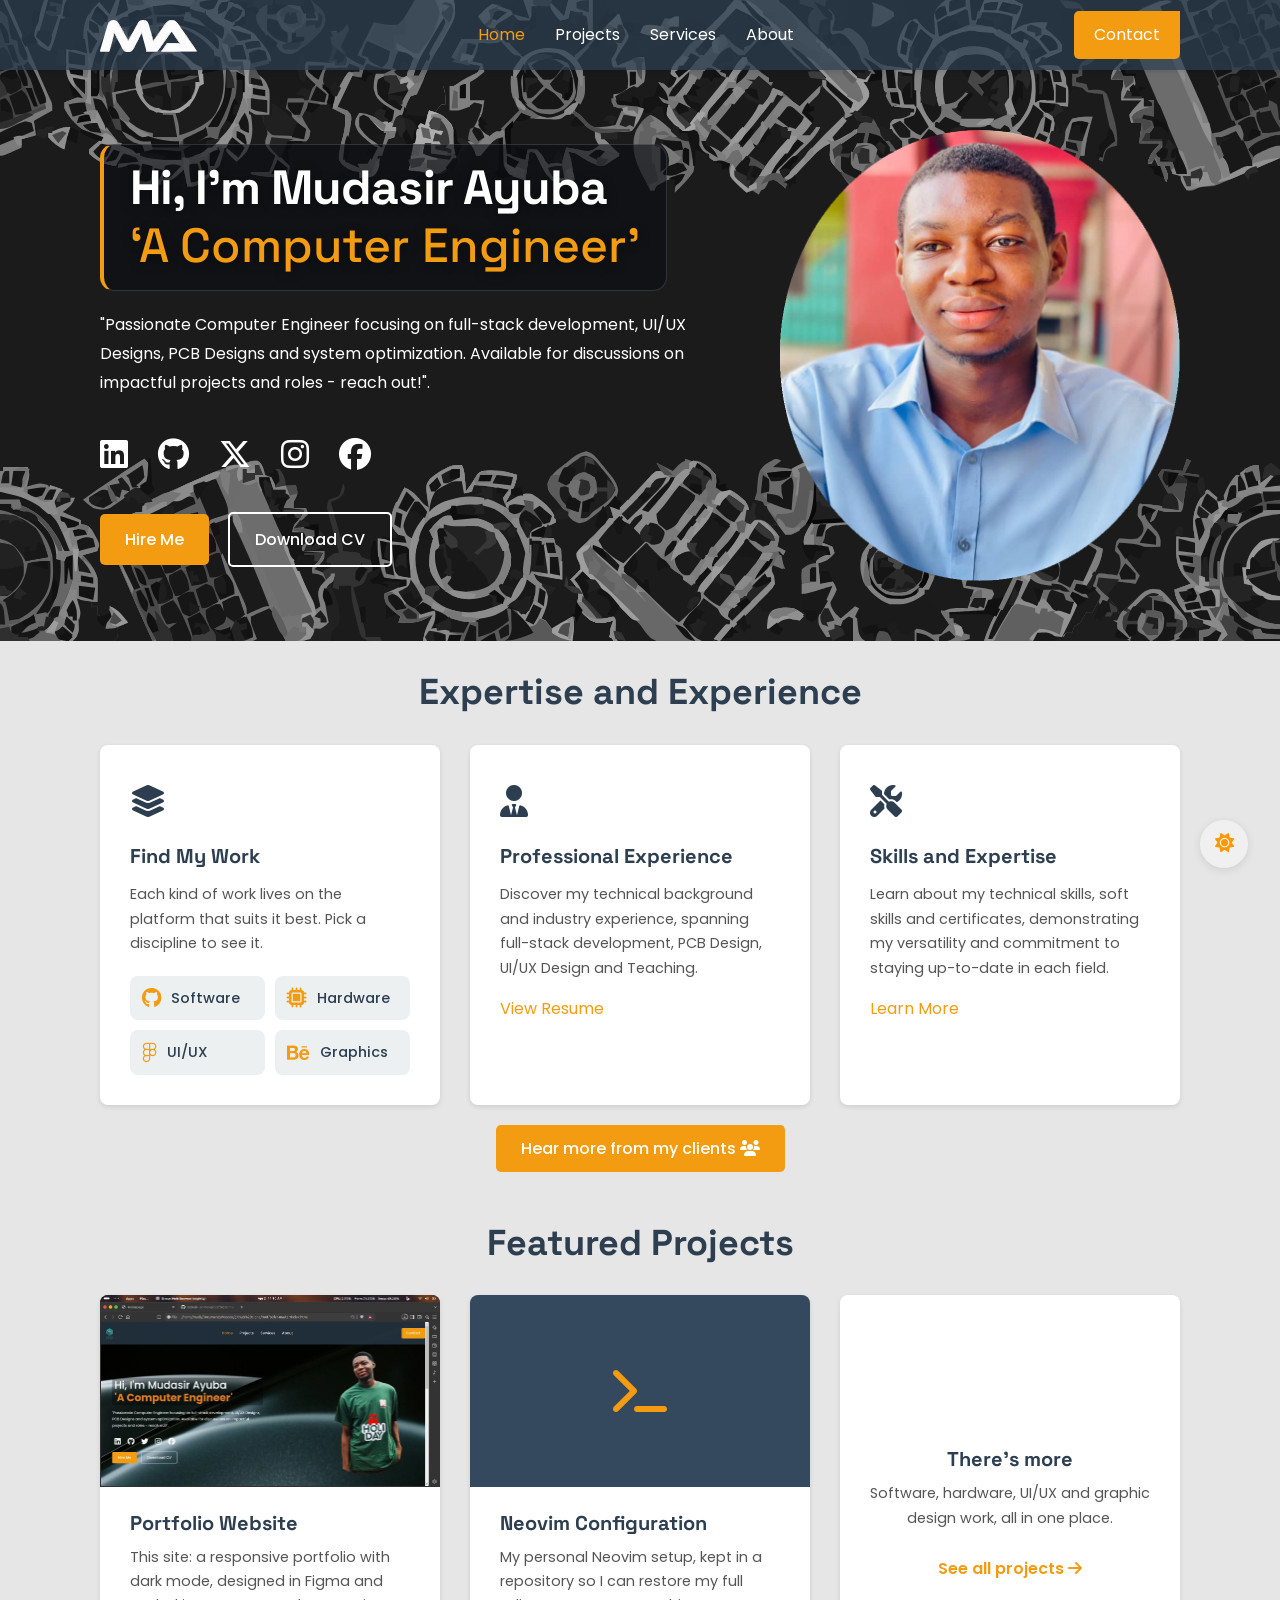
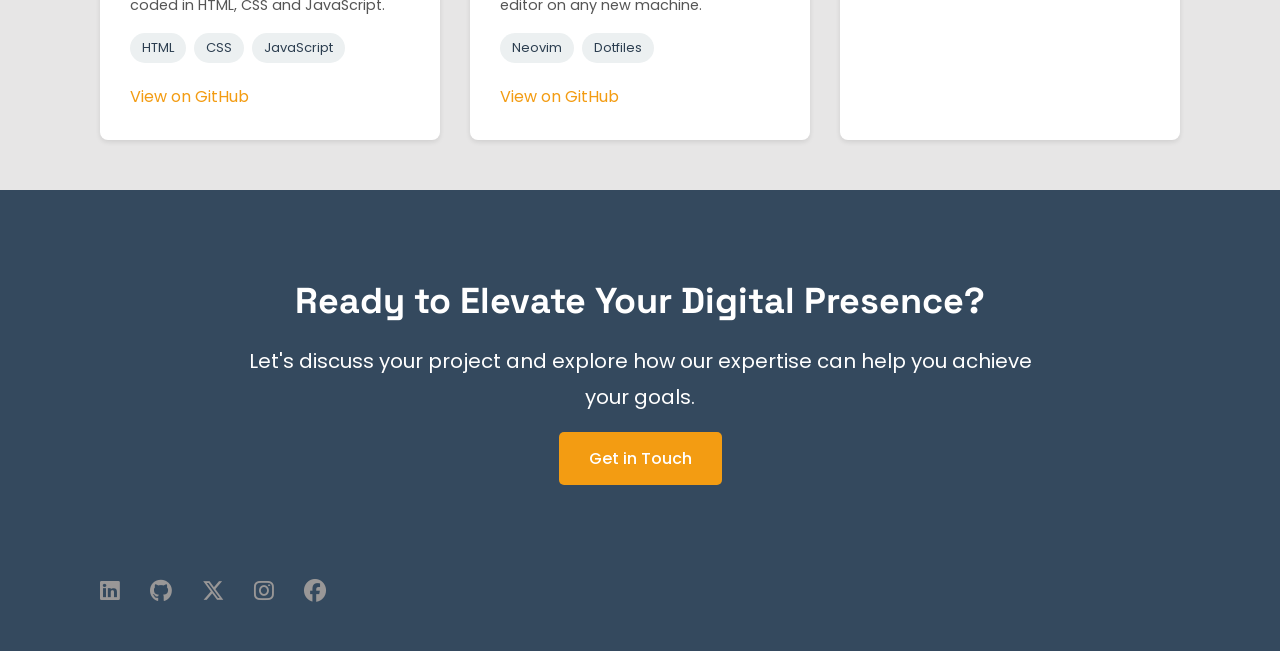
<file: index.html>
<!DOCTYPE html>
<html lang="en">
<head>
    <meta charset="UTF-8">
    <meta name="viewport" content="width=device-width, initial-scale=1.0">
    <title>Mudasir Ayuba | Computer Engineer</title>
    <meta name="description" content="Portfolio of Mudasir Ayuba, a computer engineer working on full-stack development, UI/UX design, PCB design and system optimization.">
    <link rel="icon" type="image/svg+xml" href="assets/images/muda-logo.svg">
    <link rel="stylesheet" href="assets/css/indexstyle.css">
    <link rel="stylesheet" href="https://cdnjs.cloudflare.com/ajax/libs/font-awesome/6.5.1/css/all.min.css">
    <link rel="preconnect" href="https://fonts.googleapis.com">
    <link rel="preconnect" href="https://fonts.gstatic.com" crossorigin>
    <link href="https://fonts.googleapis.com/css2?family=Poppins:wght@400;500;600;700&family=Space+Grotesk:wght@500;700&display=swap" rel="stylesheet">
</head>
<body class="home">
    <header>
        <div class="logo"><a href="index.html" class="logo"><img src="assets/images/muda-logo.svg" alt="MUDA's logo" class="logo"></a></div>
        <nav>
            <ul>
                <li><a href="index.html" class="active" aria-label="Home"><span><i class="fas fa-home"></i></span><p>Home</p></a></li>
                <li><a href="pages/projects.html" aria-label="Projects"><span><i class="fas fa-layer-group"></i></span><p>Projects</p></a></li>
                <li><a href="pages/services.html" aria-label="Services"><span><i class="fas fa-toolbox"></i></span><p>Services</p></a></li>
                <li><a href="pages/about.html" aria-label="About"><span><i class="fas fa-user-circle"></i></span><p>About</p></a></li>
            </ul>
        </nav>
        <div class="contact-button">
            <a href="pages/contact.html" aria-label="Contact"><span><i class="fas fa-phone"></i></span><p>Contact</p></a>
        </div>
    </header>

    <section class="intro">
        <div class="intro-content">
            <h1>Hi, I’m Mudasir Ayuba <br><span>‘A Computer Engineer’</span></h1>
            <p>"Passionate Computer Engineer focusing on full-stack development, UI/UX Designs, PCB Designs and system optimization. 
            Available for discussions on impactful projects and roles - reach out!".</p>
            <div class="social-links">
                <ul>
                    <li><a href="https://www.linkedin.com/in/mudasir-ayuba-0a2093274/" target="_blank" rel="noopener noreferrer" class="social-icon" aria-label="LinkedIn"><i class="fab fa-linkedin"></i></a></li>
                    <li><a href="https://github.com/mudabot" target="_blank" rel="noopener noreferrer" class="social-icon" aria-label="GitHub"><i class="fab fa-github"></i></a></li>
                    <li><a href="https://x.com/mudda_15" target="_blank" rel="noopener noreferrer" class="social-icon" aria-label="X"><i class="fab fa-x-twitter"></i></a></li>
                    <li><a href="#" target="_blank" rel="noopener noreferrer" class="social-icon" aria-label="Instagram"><i class="fab fa-instagram"></i></a></li>
                    <li><a href="#" target="_blank" rel="noopener noreferrer" class="social-icon" aria-label="Facebook"><i class="fab fa-facebook"></i></a></li>
                </ul>
            </div>
            <div class="intro-buttons">
                <a href="pages/services.html" class="primary-button">Hire Me</a>
                <a href="https://drive.google.com/file/d/1cHf1sFVIjgENN2qoIfLyRneg-X68SPFr/view?usp=drive_link" id="download-cv" class="secondary-button">Download CV</a>
            </div>
        </div>
        <div class="intro-image">
            <img src="assets/images/mo.png" alt="Mudasir Ayuba">
        </div>
    </section>

    <section class="experiences">
        <h2>Expertise and Experience</h2>
        <div class="experience-grid">
            <!-- FIND-MY-WORK:START -->
            <div class="experience-item find-my-work">
                <div class="icon"><i class="fas fa-layer-group" aria-hidden="true"></i></div>
                <h3>Find My Work</h3>
                <p>Each kind of work lives on the platform that suits it best. Pick a discipline to see it.</p>
                <ul class="platform-list">
                    <li><a class="platform-btn" href="https://github.com/mudabot" target="_blank" rel="noopener noreferrer" aria-label="Software work on GitHub (opens in a new tab)"><i class="fab fa-github" aria-hidden="true"></i><span>Software</span></a></li>
                    <li><a class="platform-btn" href="https://hackaday.io/mudabot" target="_blank" rel="noopener noreferrer" aria-label="Hardware work on Hackaday (opens in a new tab)"><i class="fas fa-microchip" aria-hidden="true"></i><span>Hardware</span></a></li>
                    <li><a class="platform-btn" href="https://www.figma.com/files/team/1469191547798271372/user/1469191546198759003?fuid=1469191546198759003" target="_blank" rel="noopener noreferrer" aria-label="UI/UX work on Figma (opens in a new tab)"><i class="fab fa-figma" aria-hidden="true"></i><span>UI/UX</span></a></li>
                    <li><a class="platform-btn" href="https://www.behance.net/mudasirayuba" target="_blank" rel="noopener noreferrer" aria-label="Graphic Design work on Behance (opens in a new tab)"><i class="fab fa-behance" aria-hidden="true"></i><span>Graphics</span></a></li>
                </ul>
            </div>
            <!-- FIND-MY-WORK:ORIGINAL
            <div class="experience-item">
                <div class="icon"><i class="fas fa-laptop-code"></i></div>
                <h3>Projects and Design</h3>
                <p>Explore my showcase of notable projects, in-depth case studies, and UI/UX design portfolio, highlighting my expertise in crafting innovative solutions.</p>
                <a href="pages/projects.html#Projects" class="read-more">Learn More</a>
            </div>
            FIND-MY-WORK:ORIGINAL-END -->
            <!-- FIND-MY-WORK:END -->
            <div class="experience-item">
                <div class="icon"><i class="fas fa-user-tie"></i></div>
                <h3>Professional Experience</h3>
                <p>Discover my technical background and industry experience, spanning full-stack development, PCB Design, UI/UX Design and Teaching.</p>
                <a href="https://drive.google.com/file/d/19PewkmGXT6mZEk5DGbyDaKV6aToOLjle/view?usp=sharing" class="read-more cv-link">View Resume</a>
            </div>
            <div class="experience-item">
                <div class="icon"><i class="fas fa-tools"></i></div>
                <h3>Skills and Expertise</h3>
                <p>Learn about my technical skills, soft skills and certificates, demonstrating my versatility and commitment to staying up-to-date in each field.</p>
                <a href="pages/about.html#Skills-Expertise" class="read-more">Learn More</a>
            </div>
        </div>
        <div class="cta-button">
            <a href="#" class="comment-link">Hear more from my clients <i class="fa fa-users" aria-hidden="true"></i>   </a>
        </div>
        <div class="comment-popup" style="display:none;">
            <div class="comment-content">
                <!-- Your comment section content goes here -->
                <h2>Comments</h2>
                <ul>
                <!-- comment list -->
                <li>
                    <span>John Doe</span>
                    <p>This is a comment.</p>
                </li>
                <!-- ... -->
                </ul>
                <form>
                <textarea placeholder="Add a comment..."></textarea>
                <button>Post Comment</button>
                </form>
            </div>
        </div>
    </section>

    <!-- FEATURED-PROJECTS:START -->
    <section class="featured-projects" id="featured-projects" aria-labelledby="featured-projects-title">
        <h2 id="featured-projects-title">Featured Projects</h2>
        <div class="featured-grid">
            <article class="featured-card">
                <div class="featured-media">
                    <img src="assets/projects/portwebhome.webp" alt="Screenshot of this portfolio website's homepage" loading="lazy">
                </div>
                <div class="featured-body">
                    <h3>Portfolio Website</h3>
                    <p>This site: a responsive portfolio with dark mode, designed in Figma and coded in HTML, CSS and JavaScript.</p>
                    <ul class="featured-tags">
                        <li>HTML</li>
                        <li>CSS</li>
                        <li>JavaScript</li>
                    </ul>
                    <a href="https://github.com/mudabot/Portfolio-Website" target="_blank" rel="noopener noreferrer" class="read-more">View on GitHub</a>
                </div>
            </article>
            <article class="featured-card">
                <div class="featured-media">
                    <i class="fas fa-terminal" aria-hidden="true"></i>
                </div>
                <div class="featured-body">
                    <h3>Neovim Configuration</h3>
                    <p>My personal Neovim setup, kept in a repository so I can restore my full editor on any new machine.</p>
                    <ul class="featured-tags">
                        <li>Neovim</li>
                        <li>Dotfiles</li>
                    </ul>
                    <a href="https://github.com/mudabot/nvim" target="_blank" rel="noopener noreferrer" class="read-more">View on GitHub</a>
                </div>
            </article>
            <article class="featured-card featured-more">
                <div class="featured-body">
                    <h3>There's more</h3>
                    <p>Software, hardware, UI/UX and graphic design work, all in one place.</p>
                    <a href="pages/projects.html#Projects" class="read-more">See all projects <i class="fas fa-arrow-right" aria-hidden="true"></i></a>
                </div>
            </article>
        </div>
    </section>
    <!-- FEATURED-PROJECTS:END -->

    <section class="call-to-action">
        <div class="cta-content">
            <h2>Ready to Elevate Your Digital Presence?</h2>
            <p>Let's discuss your project and explore how our expertise can help you achieve your goals.</p>
            <a href="pages/contact.html#Contact-Options" class="primary-button">Get in Touch</a>
        </div>
    </section>

    <footer>
        <button class="theme-toggle" aria-label="Toggle dark mode" title="Toggle theme">
            <i class="fas fa-sun sun-icon"></i>
            <i class="fas fa-moon moon-icon"></i>
        </button>
        
        <div class="social-links">
            <ul>
                <li><a href="https://www.linkedin.com/in/mudasir-ayuba-0a2093274/" target="_blank" rel="noopener noreferrer" class="social-icon" aria-label="LinkedIn"><i class="fab fa-linkedin"></i></a></li>
                <li><a href="https://github.com/mudabot" target="_blank" rel="noopener noreferrer" class="social-icon" aria-label="GitHub"><i class="fab fa-github"></i></a></li>
                <li><a href="https://x.com/mudda_15" target="_blank" rel="noopener noreferrer" class="social-icon" aria-label="X"><i class="fab fa-x-twitter"></i></a></li>
                <li><a href="#" target="_blank" rel="noopener noreferrer" class="social-icon" aria-label="Instagram"><i class="fab fa-instagram"></i></a></li>
                <li><a href="#" target="_blank" rel="noopener noreferrer" class="social-icon" aria-label="Facebook"><i class="fab fa-facebook"></i></a></li>
            </ul>
        </div>
    </footer>

 <script src="assets/script.js"></script>

</body>
</html>
</file>
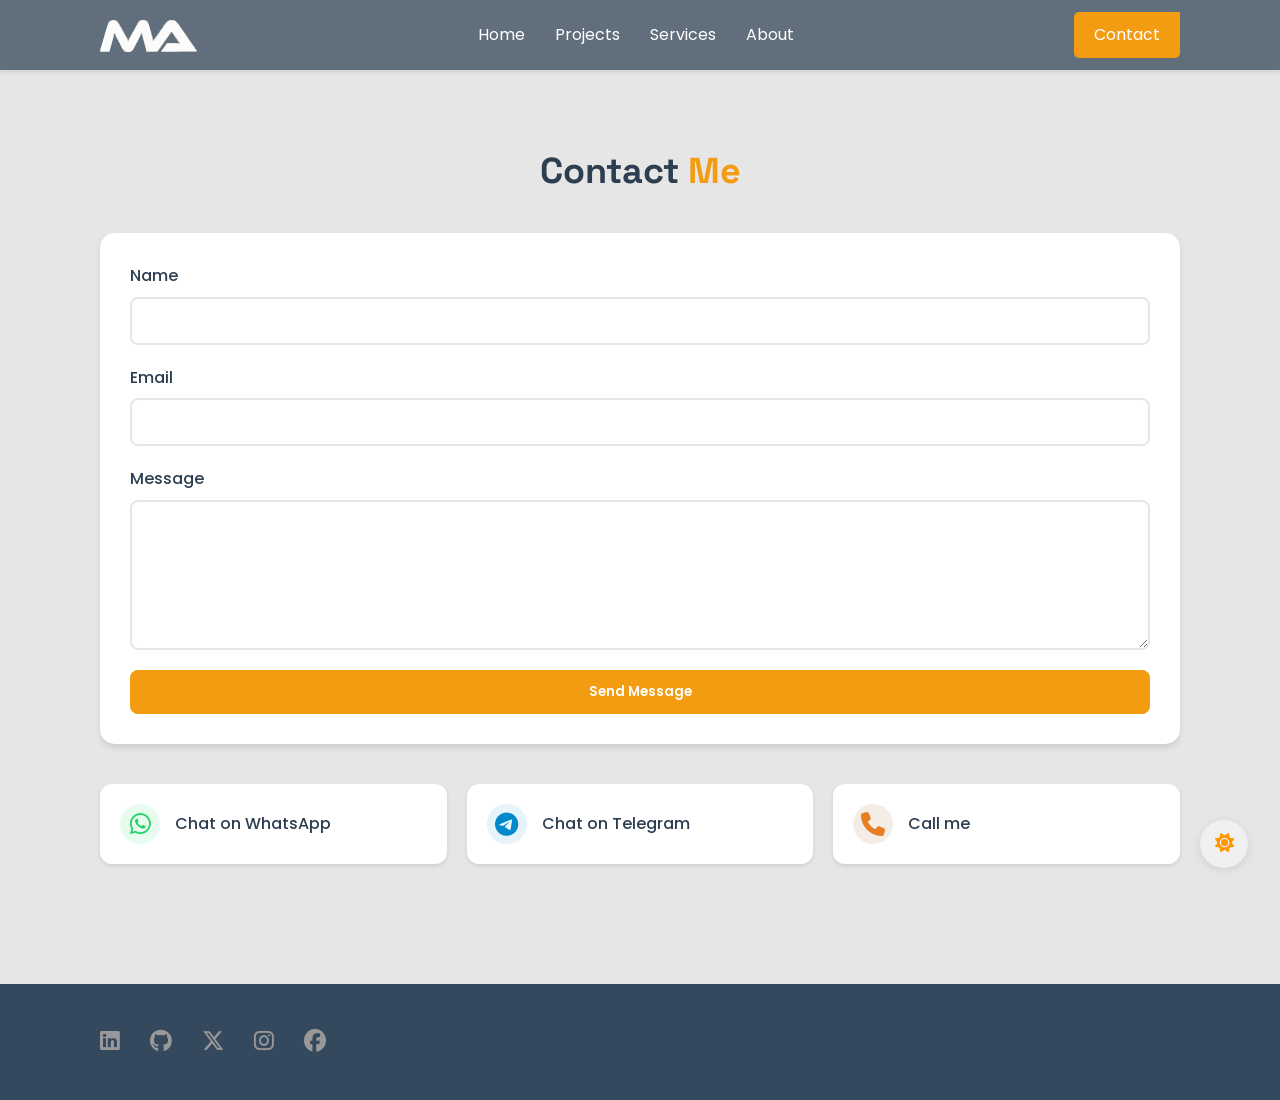
<file: pages/contact.html>
<!DOCTYPE html>
<html lang="en">
<head>
    <meta charset="UTF-8">
    <meta name="viewport" content="width=device-width, initial-scale=1.0">
    <title>Contact | Mudasir Ayuba</title>
    <meta name="description" content="Get in touch with Mudasir Ayuba about projects, roles and collaborations.">
    <link rel="icon" type="image/svg+xml" href="../assets/images/muda-logo.svg">
    <link rel="stylesheet" href="../assets/css/indexstyle.css">
    <link rel="stylesheet" href="../assets/css/projectstyle.css">
    <link rel="stylesheet" href="../assets/css/servicesstyle.css">
    <link rel="stylesheet" href="../assets/css/aboutstyle.css">
    <link rel="stylesheet" href="../assets/css/contact.css">    
    <link rel="preconnect" href="https://fonts.googleapis.com">
    <link rel="preconnect" href="https://fonts.gstatic.com" crossorigin>
    <link href="https://fonts.googleapis.com/css2?family=Poppins:wght@400;500;600;700&family=Space+Grotesk:wght@500;700&display=swap" rel="stylesheet">
<link rel="stylesheet" href="https://cdnjs.cloudflare.com/ajax/libs/font-awesome/6.5.1/css/all.min.css">
</head>
<body>
    <header>
        <div class="logo"><a href="../index.html" class="logo"><img src="../assets/images/muda-logo.svg" alt="MUDA's logo" class="logo"></a></div>
        <nav>
            <ul>
                <li><a href="../index.html" aria-label="Home"><span><i class="fas fa-home"></i></span><p>Home</p></a></li>
                <li><a href="projects.html" aria-label="Projects"><span><i class="fas fa-layer-group"></i></span><p>Projects</p></a></li>
                <li><a href="services.html" aria-label="Services"><span><i class="fas fa-toolbox"></i></span><p>Services</p></a></li>
                <li><a href="about.html" aria-label="About"><span><i class="fas fa-user-circle"></i></span><p>About</p></a></li>
            </ul>
        </nav>
        <div class="contact-button">
            <a href="contact.html" aria-label="Contact"><span><i class="fas fa-phone"></i></span><p>Contact</p></a>
        </div>
    </header>
    
    <div class="contact-container">
        <h2>Contact <span class="highlight">Me</span></h2>
        
        <!-- Contact Form -->
        <div class="contact-form">
            <form id="contact-form">
                <div class="form-group">
                    <label for="name">Name</label>
                    <input type="text" id="name" name="name" required>
                </div>
                
                <div class="form-group">
                    <label for="email">Email</label>
                    <input type="email" id="email" name="email" required>
                </div>
                
                <div class="form-group">
                    <label for="message">Message</label>
                    <textarea id="message" name="message" required></textarea>
                </div>
                
                <button type="submit" class="submit-btn">Send Message</button>
            </form>
        </div>

        <!-- Contact Options -->
        <div id="Contact-Options" class="contact-options">
            <div class="contact-option whatsapp">
                <i class="fab fa-whatsapp"></i>
                <a href="https://wa.me/YOUR_PHONE_NUMBER" target="_blank">
                    Chat on WhatsApp
                </a>
            </div>

            <div class="contact-option telegram">
                <i class="fab fa-telegram-plane"></i>
                <a href="YOUR_TELEGRAM_LINK">
                    Chat on Telegram
                </a>
            </div>

            <div class="contact-option phone">
                <i class="fas fa-phone"></i>
                <a href="#">
                    Call me 
                </a>
            </div>
        </div>
    </div>

    <footer>
        <button class="theme-toggle" aria-label="Toggle dark mode" title="Toggle theme">
            <i class="fas fa-sun sun-icon"></i>
            <i class="fas fa-moon moon-icon"></i>
        </button>

        <div class="social-links">
            <ul>
                <li><a href="https://www.linkedin.com/in/mudasir-ayuba-0a2093274/" class="social-icon" aria-label="LinkedIn" target="_blank" rel="noopener noreferrer"><i class="fab fa-linkedin"></i></a></li>
                <li><a href="https://github.com/mudabot" class="social-icon" aria-label="GitHub" target="_blank" rel="noopener noreferrer"><i class="fab fa-github"></i></a></li>
                <li><a href="https://x.com/mudda_15" class="social-icon" aria-label="X" target="_blank" rel="noopener noreferrer"><i class="fab fa-x-twitter"></i></a></li>
                <li><a href="#" class="social-icon" aria-label="Instagram"><i class="fab fa-instagram"></i></a></li>
                <li><a href="#" class="social-icon" aria-label="Facebook"><i class="fab fa-facebook"></i></a></li>
            </ul>
        </div>
    </footer>
    <script src="../assets/script.js"></script>
</body>
</html>
</file>
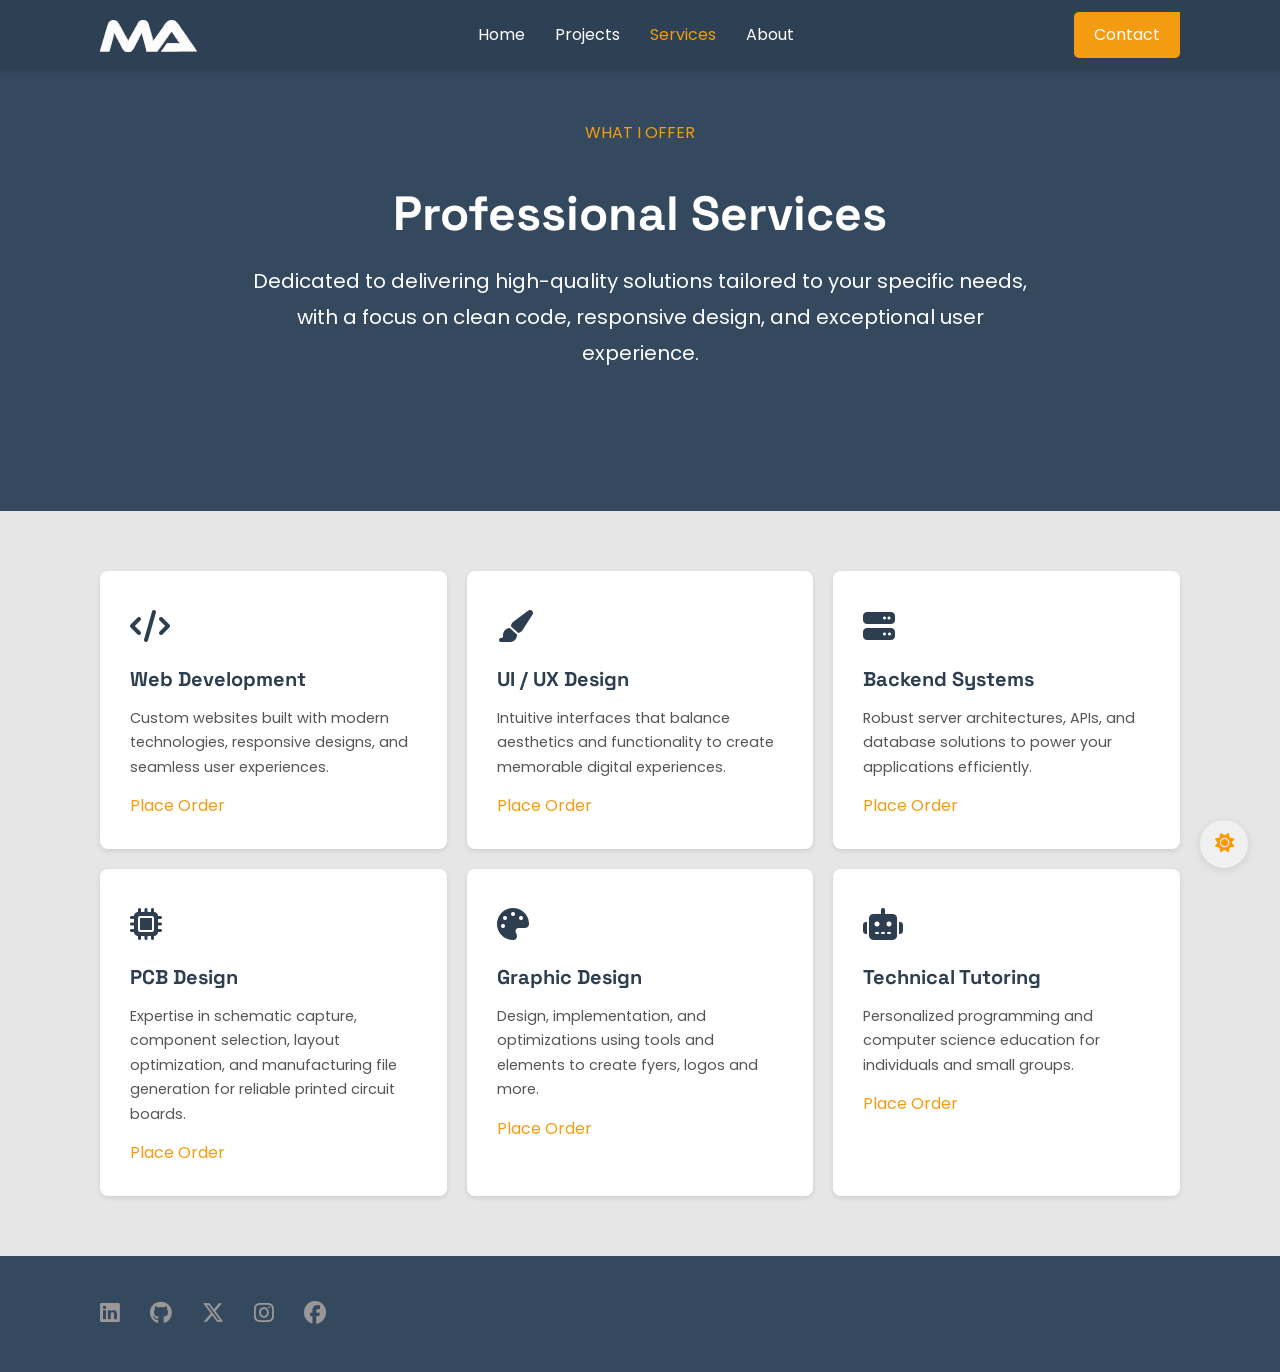
<file: pages/services.html>
<!DOCTYPE html>
<html lang="en">
<head>
    <meta charset="UTF-8">
    <meta name="viewport" content="width=device-width, initial-scale=1.0">
    <title>Services | Mudasir Ayuba</title>
    <meta name="description" content="Services offered by Mudasir Ayuba: full-stack development, UI/UX design, PCB design and system optimization.">
    <link rel="icon" type="image/svg+xml" href="../assets/images/muda-logo.svg">
    <link rel="stylesheet" href="../assets/css/indexstyle.css">
    <link rel="stylesheet" href="../assets/css/projectstyle.css">
    <link rel="stylesheet" href="../assets/css/servicesstyle.css">
    <link rel="stylesheet" href="../assets/css/aboutstyle.css">
    <link rel="stylesheet" href="../assets/css/contact.css">    
    <link rel="preconnect" href="https://fonts.googleapis.com">
    <link rel="preconnect" href="https://fonts.gstatic.com" crossorigin>
    <link href="https://fonts.googleapis.com/css2?family=Poppins:wght@400;500;600;700&family=Space+Grotesk:wght@500;700&display=swap" rel="stylesheet">
    <link rel="stylesheet" href="https://cdnjs.cloudflare.com/ajax/libs/font-awesome/6.5.1/css/all.min.css">
</head>
<body>
    <header>
        <div class="logo"><a href="../index.html" class="logo"><img src="../assets/images/muda-logo.svg" alt="MUDA's logo" class="logo"></a></div>
        <nav>
            <ul>
                <li><a href="../index.html" aria-label="Home"><span><i class="fas fa-home"></i></span><p>Home</p></a></li>
                <li><a href="projects.html" aria-label="Projects"><span><i class="fas fa-layer-group"></i></span><p>Projects</p></a></li>
                <li><a href="services.html" class="active" aria-label="Services"><span><i class="fas fa-toolbox"></i></span><p>Services</p></a></li>
                <li><a href="about.html" aria-label="About"><span><i class="fas fa-user-circle"></i></span><p>About</p></a></li>
            </ul>
        </nav>
        <div class="contact-button">
            <a href="contact.html" aria-label="Contact"><span><i class="fas fa-phone"></i></span><p>Contact</p></a>
        </div>
    </header>

    <section class="intro-service">
        <div class="intro-service-content">
            <div class="tagline">WHAT I OFFER</div>
            <h1>Professional Services</h1>
            <p>Dedicated to delivering high-quality solutions tailored to your specific needs, with a focus on clean code, responsive design, and exceptional user experience.</p>
        </div>
    </section>

    <section id="Hire-Service" class="services">
        <div class="service-card">
            <div class="icon"><i class="fas fa-code"></i></div>
            <h3>Web Development</h3>
            <p>Custom websites built with modern technologies, responsive designs, and seamless user experiences.</p>
            <a href="#" class="order-now">Place Order</a>
        </div>
        <div class="service-card">
            <div class="icon"><i class="fas fa-paint-brush"></i></div>
            <h3>UI / UX Design</h3>
            <p>Intuitive interfaces that balance aesthetics and functionality to create memorable digital experiences.</p>
            <a href="#" class="order-now">Place Order</a>
        </div>
        <div class="service-card">
            <div class="icon"><i class="fas fa-server"></i></div>
            <h3>Backend Systems</h3>
            <p>Robust server architectures, APIs, and database solutions to power your applications efficiently.</p>
            <a href="#" class="order-now">Place Order</a>
        </div>
        <div class="service-card">
            <div class="icon"><i class="fas fa-microchip"></i></div>
            <h3>PCB Design</h3>
            <p>Expertise in schematic capture, component selection, layout optimization, and manufacturing file generation for reliable printed circuit boards.</p>
            <a href="#" class="order-now">Place Order</a>
        </div>
        <div class="service-card">
            <div class="icon"><i class="fas fa-palette"></i></div>
            <h3>Graphic Design</h3>
            <p>Design, implementation, and optimizations using tools and elements to create fyers, logos and more.</p>
            <a href="#" class="order-now">Place Order</a>
        </div>
        <div class="service-card">
            <div class="icon"><i class="fas fa-robot"></i></div>
            <h3>Technical Tutoring</h3>
            <p>Personalized programming and computer science education for individuals and small groups.</p>
            <a href="#" class="order-now">Place Order</a>
        </div>
    </section>

    <footer>
        <button class="theme-toggle" aria-label="Toggle dark mode" title="Toggle theme">
            <i class="fas fa-sun sun-icon"></i>
            <i class="fas fa-moon moon-icon"></i>
        </button>

        <div class="social-links">
            <ul>
                <li><a href="https://www.linkedin.com/in/mudasir-ayuba-0a2093274/" class="social-icon" aria-label="LinkedIn" target="_blank" rel="noopener noreferrer"><i class="fab fa-linkedin"></i></a></li>
                <li><a href="https://github.com/mudabot" class="social-icon" aria-label="GitHub" target="_blank" rel="noopener noreferrer"><i class="fab fa-github"></i></a></li>
                <li><a href="https://x.com/mudda_15" class="social-icon" aria-label="X" target="_blank" rel="noopener noreferrer"><i class="fab fa-x-twitter"></i></a></li>
                <li><a href="#" class="social-icon" aria-label="Instagram"><i class="fab fa-instagram"></i></a></li>
                <li><a href="#" class="social-icon" aria-label="Facebook"><i class="fab fa-facebook"></i></a></li>
            </ul>
        </div>
    </footer>

    <script src="../assets/script.js"></script>

</body>
</html>
</file>
<file: assets/css/indexstyle.css>
:root {
    /* Layout: one side gutter shared by header, hero, experience cards and footer.
       --side-pad = the gutter, or more when the viewport is wider than the
       1200px content column, so everything lines up with the experience grid. */
    --gutter: 100px; /* desktop side gutter; stepped down on smaller screens below */
    --content-max: 1200px;

    /* ---- Three layouts only: desktop (>=1200px), tablet (768-1199px), mobile (<=767px) ----
       Everything below is fixed per layout; nothing scales fluidly between breakpoints. */
    --cols: 3;            /* card grids: 3 / 2 / 1 columns */
    --hero-gap: 80px;     /* space between hero text and photo */
    --hero-img: 400px;    /* hero photo width */
    --fs-display: 3rem;   /* page titles / hero name */
    --fs-h2: 2.25rem;     /* section titles */
    --fs-h3: 1.25rem;     /* card titles */
    --fs-h4: 1.0625rem;
    --fs-lead: 1.25rem;   /* intro / lead paragraphs */
    --fs-body: 1rem;
    --fs-small: 0.9rem;
    --fs-xs: 0.8125rem;
    --lh-heading: 1.2;
    --lh-body: 1.7;

    /* One font stack for the whole site: Poppins, with real system fallbacks */
    --accent: #f39c12; /* site orange: buttons, links, hero subtitle */

    /* Hero name + subtitle font (homepage loads it; falls back to the body font) */
    --font-heading: 'Space Grotesk', var(--font-body);
    --font-body: 'Poppins', system-ui, -apple-system, 'Segoe UI', Roboto, 'Helvetica Neue', Arial, sans-serif;
    --side-pad: max(var(--gutter), calc((100% - var(--content-max)) / 2));

    /* Light theme */
    --bg-light: #ffffff;
    --text-light: #333333;
    --toggle-bg-light: #f0f0f0;
    --toggle-hover-light: #e0e0e0;
    
    /* Dark theme */
    --bg-dark: #1a1a1a;
    --text-dark: #ffffff;
    --toggle-bg-dark: #333333;
    --toggle-hover-dark: #444444;
}

body {
    background-color: var(--bg-light);
    color: var(--text-light);
    transition: background-color 0.3s ease, color 0.3s ease;
}

.dark-theme {
    /* Your dark theme styles */
    background-color: #333;
    color: #fff;
}

body.dark-theme {
    background-color: var(--bg-dark);
    color: var(--text-dark);
}


/* form controls ignore the page font unless told to inherit (they fell back to Arial) */
button,
input,
textarea,
select {
    font-family: inherit;
}

h1,
h2,
h3,
h4 {
    font-family: var(--font-heading);
    font-weight: 700;
    line-height: var(--lh-heading);
}

h1 { font-size: var(--fs-display); }
h2 { font-size: var(--fs-h2); }
h3 { font-size: var(--fs-h3); }
h4 { font-size: var(--fs-h4); }

body {
    font-size: var(--fs-body);
    font-family: var(--font-body);
    margin: 0;
    background-color: #e7e6e6;
    color: #333;
    line-height: var(--lh-body);
    transition: all 0.3s ease;
}

body.dark-theme {
    background-color: #1e1e1e;
    color: #eee;
}

header {
    background-color: #2c3e50b6;
    color: #fff;
    padding: 15px var(--side-pad);
    box-sizing: border-box;
    display: flex;
    justify-content: space-between;
    align-items: center;
    position: fixed;
    top: 0; /* Stick it to the top of the viewport */
    left: 0;
    right: 0;
    box-shadow: 0 2px 5px rgba(0, 0, 0, 0.1); 
    z-index: 1000;
    width: 100%;
    height: 70px; /* Allow height to adjust based on content */
}

.logo {
    font-size: 1.5em;
    font-weight: bold;
    /*padding-left: 10px;*/
    flex-shrink: 0; /* Prevent logo from shrinking */
}

.logo img {
    height: 50px;
    width: auto; /* Maintain aspect ratio */
    vertical-align: middle;
}

nav ul {
    list-style: none;
    padding: 0;
    margin: 0;
    display: flex;
    align-items: center;
    flex-wrap: nowrap; /* Prevent wrapping */
}


nav ul li {
    margin: 0 15px;
}

nav ul li a {
    color: #fff;
    text-decoration: none;
    transition: color 0.3s ease;
}

nav ul li a span{
    font-size: 2em;
    display: none;
}

nav ul li a:hover,
nav ul li a.active {
    color: #f39c12;
}

.contact-button{
    padding-right: 0;
    margin: 10px 0;
}

.contact-button a span{
    font-size: 1.5em;
    display: none;
}
.contact-button a {
    text-decoration: none;
    transition: background-color 0.3s ease;
}

.contact-button a p{
    background-color: #f39c12;
    color: #fff;
    padding: 10px 20px;
    border-radius: 5px 0 5px 5px;
    text-decoration: none;
    transition: background-color 0.3s ease;
}

.contact-button a p:hover {  
    background-color: #e67e22;
}

.intro {
    /*background-color: #34495e;*/
    background-image: url(../images/intro.svg);
    background-size: cover; /* Scale the image to cover the entire header */
    background-position: center center; /* Center the image within the header */
    background-repeat: no-repeat; /* Prevent the image from tiling */
    color: #fff;
    /* visible space above and below the content is equal (60px) - the fixed header is added on top */
    padding: calc(var(--header-h, 70px) + 60px) var(--side-pad) 60px;
    display: flex;
    justify-content: space-between;
    align-items: center;
    gap: var(--hero-gap);
    filter: brightness(1);
   
}

.intro-content {
    flex: 1 1 0;
    max-width: 640px;
}

.intro h1 {
    font-family: var(--font-heading);
    font-size: var(--fs-display);
    font-weight: 700;
    letter-spacing: -0.02em;
    line-height: 1.2;
    color: #fff;
    margin-top: 0;
    margin-bottom: 20px;
    width: fit-content; /* panel hugs the text instead of stretching */
    max-width: 100%;
    padding: 14px 26px 16px;
    /* dark translucent panel with an orange accent edge */
    background: rgba(10, 14, 20, 0.6);
    border: 1px solid rgba(255, 255, 255, 0.14);
    border-left: 4px solid var(--accent);
    border-radius: 14px;
    text-shadow: 0 2px 12px rgba(0, 0, 0, 0.45);
}

.intro h1 span {
    color: var(--accent);
    font-weight: 500;
    letter-spacing: 0;
}

.intro p {
    font-size: 1em;
    line-height: 1.8;
    margin-bottom: 30px;
}

.social-links {
    display: flex;
    gap: 20px;
    margin: 0 0 30px; /* same 30px step as the paragraph above, so text / icons / buttons are evenly spaced */
}

footer .social-links {
    margin: 20px 0;
}

.social-links ul {
    list-style: none;  /* Removes bullets */
    padding: 0;        /* Removes default padding */
    margin: 0;
    display: flex;
    gap: 30px;
    padding-left: 0; /* keep icons on the same left edge as the text */
}

.social-links ul a {
    color: #fff;
    font-size: 2em;
    transition: color 0.3s ease;
}

.social-links a:hover {
    color: #f39c12; /* Matches your existing color scheme */
    transform: translateY(-3px);  /* Optional: adds a hover effect */
}
.intro-buttons a {
    display: inline-block;
    padding: 12px 25px;
    border-radius: 5px;
    text-decoration: none;
    font-weight: 500;
    transition: background-color 0.3s ease, color 0.3s ease;
}

.intro-buttons .primary-button {
    background-color: #f39c12;
    color: #fff;
    margin-right: 15px;
}

.intro-buttons .primary-button:hover {
    background-color: #e67e22;
}

.intro-buttons .secondary-button {
    background-color: transparent;
    color: #fff;
    border: 2px solid #fff;
}

.intro-buttons .secondary-button:hover {
    background-color: #fff;
    color: #34495e;
}

.popup {
    position: fixed;
    top: 50%;
    left: 50%;
    transform: translate(-50%, -50%);
    background: rgba(255, 255, 255, 0.616);
    padding: 20px;
    box-shadow: 0 5PX 10px rgba(0, 0, 0, 0.4);
    width: 80%;
    max-width: 1300px;
    height: 80%;
    max-height: 1100px;
    z-index: 1001;
    border-radius: 12px;
  }


  .dark-theme .popup {
    background-color: rgba(30, 30, 30, 0.61);
  }
  
  .popup iframe {
    width: 100%;
    height: 100%;
    border: none;
    border-radius: 12px;
  }
  
  .close-button {
    position: absolute;
    top: 5px;
    right: 5px;
    background-color: #cf0a0a;
    color: #fff;
    padding: 5px 10px;
    border: none;
    border-radius: 15px;
    cursor: pointer;
  }
  
  .close-button:hover {
    background-color: #be0d0d;
  }

.intro-image {
    flex: 0 0 var(--hero-img);
}

.intro-image img {
    display: block;
    width: 100%;
    height:100%;
    border-radius: 300px;
}

.experiences {
    padding: 30px var(--gutter);
    text-align: center;
}

.experiences h2 {
    margin-top: 0;
    font-size: var(--fs-h2);
    margin-bottom: 30px;
    color: #2c3e50;
}

.dark-theme .experiences h2 {
    color: #f39c12;
}

.experience-grid {
    display: grid;
    grid-template-columns: repeat(var(--cols), 1fr);
    gap: 30px;
    max-width: var(--content-max);
    margin: 0 auto;
    margin-bottom: 30px;
}

.experience-item {
    background-color: #fff;
    color: #333;
    padding: 30px;
    border-radius: 8px;
    box-shadow: 0 2px 5px rgba(0, 0, 0, 0.1);
    text-align: left;
    transition: transform 0.3s ease, box-shadow 0.3s ease;
}

.dark-theme .experience-item {
    background-color: #2c3e50;
    color: #eee;
    box-shadow: 0 2px 5px rgba(255, 255, 255, 0.1);
}

.experience-item:hover {
    transform: translateY(-5px);
    box-shadow: 0 5px 15px rgba(0, 0, 0, 0.2);
}

.dark-theme .experience-item:hover {
    box-shadow: 0 5px 15px rgba(255, 255, 255, 0.2);
}

.experience-item .icon {
    font-size: 2em;
    color: #2c3e50;
    margin-bottom: 15px;
}

.dark-theme .experience-item .icon {
    color: #f39c12;
}

.experience-item h3 {
    margin-top: 0;
    margin-bottom: 10px;
    color: #2c3e50;
}

.dark-theme .experience-item h3 {
    color: #f39c12;
}

.experience-item p {
    font-size: var(--fs-small);
    color: #555;
    line-height: 1.7;
    margin-bottom: 15px;
}

.dark-theme .experience-item p {
    color: #bbb;
}

.experience-item .read-more {
    display: inline-block;
    color: #f39c12;
    text-decoration: none;
    transition: color 0.3s ease;
}

.experience-item .read-more:hover {
    color: #e67e22;
}

.experiences .cta-button a {
    background-color: #f39c12;
    color: #fff;
    padding: 12px 25px;
    border-radius: 5px;
    text-decoration: none;
    font-weight: 500;
    transition: background-color 0.3s ease;
}

.experiences .cta-button a:hover {
    background-color: #e67e22;
}

.call-to-action {
    background-color: #34495e;
    color: #fff;
    padding: 60px var(--gutter);
    text-align: center;
}

.cta-content {
    max-width: 800px;
    margin: 0 auto;
}

.call-to-action h2 {
    font-size: var(--fs-h2);
    margin-bottom: 20px;
}

.call-to-action p {
    font-size: var(--fs-lead);
    line-height: 1.8;
    margin-bottom: 30px;
}

.call-to-action .primary-button {
    background-color: #f39c12;
    color: #fff;
    padding: 15px 30px;
    border-radius: 5px;
    text-decoration: none;
    font-size: var(--fs-body);
    font-weight: 500;
    transition: background-color 0.3s ease;
}

.call-to-action .primary-button:hover {
    background-color: #e67e22;
}

.comment-popup {
    display: none;
    position: fixed;
    top: 0;
    left: 0;
    width: 100%;
    height: 100%;
    background-color: rgba(0, 0, 0, 0.5);
    z-index: 1000;
    border-radius: 8px; /* Added for better appearance */
}

.comment-content {
    position: relative;
    top: 50%;
    left: 50%;
    transform: translate(-50%, -50%);
    background-color: rgba(255, 255, 255, 0.877);
    padding: 20px;
    width: 90%;
    max-width: 800px;
    height: 90vh;
    overflow-y: auto;
    border-radius: 8px;
}

.dark-theme .comment-content {
    background-color: #1e1e1ee0;
}

.comment-close-btn {
    position: absolute;
    top: 5px;
    right: 5px;
    background-color: #cf0a0a;
    color: #fff;
    padding: 5px 10px;
    border: none;
    border-radius: 15px;
    cursor: pointer;   /* Better vertical alignment */
    z-index: 1001;
}

.comment-close-btn:hover {
    background: #cc0000;
}


.comment-content h2 {
    color: #2c3e50;
    font-size: var(--fs-h3);
    margin-bottom: 20px;
    padding-bottom: 10px;
    border-bottom: 2px solid #f39c12;
}

.comment-content ul {
    list-style: none;
    padding: 0;
    margin: 20px 0;
}

.comment-content ul li {
    padding: 10px 0;
    border-bottom: 1px solid #e7e6e6;
}

.comment-content form {
    margin: 20px 0;
}

.comment-content form label {
    display: block;
    margin-bottom: 8px;
    font-weight: 500;
    color: #333;
}

.comment-content form input,
.comment-content form textarea {
    width: 90%;
    padding: 10px;
    margin-bottom: 15px;
    border: 1px solid #ddd;
    border-radius: 4px;
    font-family: inherit;
}

.comment-content form textarea {
    min-height: 120px;
    resize: vertical;
    padding-right: 10px;
}

.comment-content form button {
    background-color: #f39c12;
    color: #fff;
    padding: 12px 25px;
    border: none;
    border-radius: 5px;
    cursor: pointer;
    font-weight: 500;
    transition: background-color 0.3s ease;
}

.comment-content form button:hover {
    background-color: #e67e22;
}

/* Dark theme support */
.dark-theme .comment-content h2 {
    color: #f39c12;
}

.dark-theme .comment-content ul li {
    border-bottom-color: #2c3e50;
}

.dark-theme .comment-content form label {
    color: #eee;
}

.dark-theme .comment-content form input,
.dark-theme .comment-content form textarea {
    background-color: #2c3e50;
    border-color: #34495e;
    color: #fff;
}


footer {
    background-color: #34495e;
    color: #fff;
    padding: 20px var(--side-pad);
    text-align: center;
    display: flex;
    justify-content: space-between;
    align-items: center;
}


.theme-toggle {
    position: fixed;
    bottom: 2rem;
    right: 2rem;
    width: 3rem;
    height: 3rem;
    border: none;
    border-radius: 50%;
    background-color: var(--toggle-bg-light);
    cursor: pointer;
    display: flex;
    align-items: center;
    justify-content: center;
    z-index: 1000;
    transition: background-color 0.3s ease, transform 0.2s ease;
    box-shadow: 0 2px 8px rgba(0, 0, 0, 0.1);
}

.theme-toggle:hover {
    transform: scale(1.1);
    background-color: var(--toggle-hover-light);
}

.theme-toggle:focus-visible {
    outline: 2px solid #4a9eff;
    outline-offset: 2px;
}

.dark-theme .theme-toggle {
    background-color: var(--toggle-bg-dark);
}

.dark-theme .theme-toggle:hover {
    background-color: var(--toggle-hover-dark);
}

.theme-toggle i {
    position: absolute;
    font-size: 1.2rem;
    transition: opacity 0.3s ease, transform 0.3s ease;
}

.sun-icon {
    opacity: 1;
    transform: scale(1) rotate(0);
    color: #ff9800;
}

.moon-icon {
    opacity: 0;
    transform: scale(0.5) rotate(-30deg);
    color: #ffffff;
}

.dark-theme .sun-icon {
    opacity: 0;
    transform: scale(0.5) rotate(30deg);
}

.dark-theme .moon-icon {
    opacity: 1;
    transform: scale(1) rotate(0);
}

.indicator {
    background-color: #fff;
    width: 21px;
    height: 21px;
    border-radius: 50%;
    position: absolute;
    top: 2px;
    left: 2px;
    transition: transform 0.3s ease;
}

.dark-theme .indicator {
    transform: translateX(25px);
}

footer .social-links a {
    color: #999797;
    font-size: 1.4em;
    transition: color 0.3s ease;
}



/* Responsive adjustments */
/* Tablet: 768px - 1199px */
@media (max-width: 1199px) {
    :root {
        --gutter: 50px;
        --cols: 2;
        --hero-gap: 50px;
        --hero-img: 300px;
        --fs-display: 2.75rem;
        --fs-h2: 2rem;
        --fs-h3: 1.2rem;
        --fs-lead: 1.15rem;
    }

    /* 3 cards in 2 columns: let the last one span the full row */
    .experience-item:last-child:nth-child(odd) {
        grid-column: 1 / -1;
    }
}

/* Mobile: up to 767px */
@media (max-width: 767px) {
    :root {
        --gutter: 20px;
        --cols: 1;
        --fs-display: 2.25rem;
        --fs-h2: 1.75rem;
        --fs-h3: 1.125rem;
        --fs-h4: 1rem;
        --fs-lead: 1.0625rem;
        --fs-small: 0.875rem;
    }

    body {
        padding-top: var(--header-height, 115px); /* Use CSS variable for flexibility */
    }

    /* homepage: the hero starts right under the header (height is set from script.js) */
    body.home {
        padding-top: var(--header-h, 60px);
    }

    
    header {
        background-color: #2c3e50;
        padding: 10px var(--side-pad);
        height: auto;
    }

    .logo {
        font-size: 1.3em;
        font-weight: bold;
        padding-left: 0;
    }
    .logo img {
        height: 36px; /* smaller logo on mobile */
    }

    nav {
        margin-left: 0;
    }

    nav ul {
        align-items: center;
        gap: 10px; /* Use gap instead of margins for better spacing */
        
    }

    nav ul li {
        margin: 0; /* Remove margin and let gap handle spacing */
    }

    nav ul li a span{
        display: block;
        font-size: 1.5em;
        padding: 5px;
    }
    nav ul li a p {
       
        display: none;
    }


    .contact-button {
        margin-top: 5px;
    }

    .contact-button a span{
        display: block;
    }
    .contact-button a span{
        background-color: #f39c12;
        color: #fff;
        padding: 8px 15px;
        border-radius: 20px 0 20px 20px;
        text-decoration: none;
        transition: background-color 0.3s ease;
    }
    .contact-button a span:hover{
        background-color: #e67e22;
    }
    .contact-button a p{
        margin-left: 0;
        margin-bottom: 10px;
        display: none;
    }

    .intro {
        
        padding-top: 0;
        margin-top: 0;
        padding-left: var(--side-pad);
        padding-right: var(--side-pad);
        flex-direction: column;
        text-align: center;
        gap: 0;
    }

    .intro-content {
        max-width: 100%;
        margin-bottom: 30px;
    }

    .intro h1 {
        margin-top: 50px; /* phones: space under the header */
        margin-left: auto;
        margin-right: auto;
        padding: 12px 18px 14px;
        margin-bottom: 20px;
        line-height: 1.3;
        /* centred text: the accent edge moves to the top */
        border-left: 1px solid rgba(255, 255, 255, 0.14);
        border-top: 4px solid var(--accent);
    }

    .intro h1 span {
        font-size: 0.7em; /* keeps the subtitle on one line on phones */
    }
    
    .intro p {
        font-size: 1em;
        line-height: 1.8;
        margin-top: 30px;
        margin-bottom: 30px;
    }
    .social-links {
        margin: 0 auto 30px;
        width: fit-content;
        display: flex;
        justify-content: center;
    }
    
    .social-links ul {
        display: flex;
        gap: 30px;
        justify-content: center;
    }

    footer .social-links {
        margin: 20px auto;
    }
    
    .social-links ul li {
        margin-right: 0; /* Remove margin and use gap from ul instead */
    }


    .intro-image {
        flex: 0 0 auto;
        width: 80%;
        max-width: 320px;
        margin: 0 auto;
    }

    .intro-buttons {
        display: flex;
        flex-direction: column;
        align-items: center;
        margin: 10px;
    }

    .intro-buttons a {
        margin-bottom: 10px;
        width: 80%;
        text-align: center;
    }

    
   
    .experience-grid {
        grid-template-columns: 1fr;
    }

    

    footer {
        flex-direction: column;
        align-items: center;
        padding: 20px var(--side-pad);
        gap: 15px;      /* Add gap for better spacing between stacked elements */
    }

    .theme-toggle {
        bottom: 1rem;
        right: 1rem;
        width: 2.5rem;
        height: 2.5rem;
    }

    .theme-toggle i {
        font-size: 1rem;
    }
}

/* FEATURED-PROJECTS:START */
/* ---- Featured projects (homepage) ---- */
.featured-projects {
    padding: 30px var(--gutter) 50px;
    text-align: center;
}

.featured-projects h2 {
    margin-top: 0;
    margin-bottom: 30px;
    color: #2c3e50;
}

.dark-theme .featured-projects h2 {
    color: var(--accent);
}

.featured-grid {
    display: grid;
    grid-template-columns: repeat(var(--cols), 1fr);
    gap: 30px;
    max-width: var(--content-max);
    margin: 0 auto;
}

.featured-card {
    display: flex;
    flex-direction: column;
    background-color: #fff;
    color: #333;
    border-radius: 8px;
    overflow: hidden;
    text-align: left;
    box-shadow: 0 2px 5px rgba(0, 0, 0, 0.1);
    transition: transform 0.3s ease, box-shadow 0.3s ease;
}

.featured-card:hover {
    transform: translateY(-5px);
    box-shadow: 0 5px 15px rgba(0, 0, 0, 0.2);
}

.dark-theme .featured-card {
    background-color: #2c3e50;
    color: #eee;
    box-shadow: 0 2px 5px rgba(255, 255, 255, 0.1);
}

.dark-theme .featured-card:hover {
    box-shadow: 0 5px 15px rgba(255, 255, 255, 0.2);
}

.featured-media {
    display: flex;
    align-items: center;
    justify-content: center;
    aspect-ratio: 16 / 9;
    overflow: hidden;
    background-color: #34495e;
}

.featured-media img {
    display: block;
    width: 100%;
    height: 100%;
    object-fit: cover;
    object-position: top;
}

.featured-media i {
    font-size: 3rem;
    color: var(--accent);
}

.featured-body {
    display: flex;
    flex: 1;
    flex-direction: column;
    padding: 24px 30px 30px;
}

.featured-body h3 {
    margin: 0 0 10px;
    color: #2c3e50;
}

.dark-theme .featured-body h3 {
    color: var(--accent);
}

.featured-body p {
    margin: 0 0 15px;
    font-size: var(--fs-small);
    line-height: 1.7;
    color: #555;
}

.dark-theme .featured-body p {
    color: #bbb;
}

.featured-tags {
    display: flex;
    flex-wrap: wrap;
    gap: 8px;
    margin: 0 0 20px;
    padding: 0;
    list-style: none;
}

.featured-tags li {
    padding: 4px 12px;
    border-radius: 20px;
    background-color: #ecf0f1;
    color: #2c3e50;
    font-size: var(--fs-xs);
}

.dark-theme .featured-tags li {
    background-color: #34495e;
    color: #eee;
}

.featured-body .read-more {
    display: inline-block;
    margin-top: auto;
    color: #f39c12;
    text-decoration: none;
    transition: color 0.3s ease;
}

.featured-body .read-more:hover {
    color: #e67e22;
}

.featured-more .featured-body {
    align-items: center;
    justify-content: center;
    text-align: center;
}

.featured-more .read-more {
    margin-top: 10px;
    font-weight: 600;
}

@media (max-width: 1199px) {
    .featured-card:last-child:nth-child(odd) {
        grid-column: 1 / -1;
    }
}
/* FEATURED-PROJECTS:END */

/* PORTFOLIO-LINKS:START */
/* ---- Find My Work card + platform buttons ---- */
.platform-list {
    display: grid;
    grid-template-columns: repeat(2, minmax(0, 1fr));
    gap: 10px;
    margin: 20px 0 0;
    padding: 0;
    list-style: none;
}

.platform-btn {
    display: flex;
    align-items: center;
    gap: 10px;
    min-width: 0;
    padding: 10px 12px;
    border-radius: 8px;
    background-color: #ecf0f1;
    color: #2c3e50;
    font-size: var(--fs-small);
    font-weight: 500;
    text-decoration: none;
    transition: background-color 0.3s ease, color 0.3s ease, transform 0.3s ease;
}

.platform-btn i {
    font-size: 1.25rem;
    color: var(--accent);
    transition: color 0.3s ease;
}

a.platform-btn:hover,
a.platform-btn:focus-visible {
    background-color: var(--accent);
    color: #fff;
    transform: translateY(-2px);
}

a.platform-btn:hover i,
a.platform-btn:focus-visible i {
    color: #fff;
}

.platform-text {
    display: flex;
    flex-direction: column;
    min-width: 0;
    line-height: 1.25;
}

.platform-btn small {
    font-size: var(--fs-xs);
    opacity: 0.7;
}

.platform-btn.is-soon {
    opacity: 0.6;
    cursor: default;
}

.dark-theme .platform-btn {
    background-color: #34495e;
    color: #eee;
}

/* ---- Projects page: "See more on <platform>" ---- */
.platform-more {
    margin-top: 10px;
    text-align: center;
}

.platform-btn--wide {
    display: inline-flex;
    justify-content: center;
    padding: 12px 24px;
    border: 2px solid var(--accent);
    background-color: transparent;
    color: #2c3e50;
    font-size: var(--fs-body);
}

.dark-theme .platform-btn--wide {
    background-color: transparent;
    color: #eee;
}

@media (max-width: 767px) {
    .platform-list {
        grid-template-columns: 1fr;
    }
}
/* PORTFOLIO-LINKS:END */

/* ABOUT-V2:START */
.skills-showcase {
    padding: 50px var(--side-pad);
    text-align: center;
    scroll-margin-top: var(--header-h, 70px);
}

.skills-showcase h2 {
    margin-top: 0;
    margin-bottom: 10px;
    color: #2c3e50;
}

.dark-theme .skills-showcase h2 {
    color: var(--accent);
}

.skills-intro {
    margin: 0 auto 30px;
    color: #555;
}

.dark-theme .skills-intro {
    color: #bbb;
}

.skills-showcase-grid {
    display: grid;
    grid-template-columns: repeat(var(--cols), 1fr);
    gap: 30px;
    max-width: var(--content-max);
    margin: 0 auto;
    text-align: left;
}

.skill-card {
    background-color: #fff;
    color: #333;
    padding: 30px;
    border-radius: 8px;
    box-shadow: 0 2px 5px rgba(0, 0, 0, 0.1);
    transition: transform 0.3s ease, box-shadow 0.3s ease;
}

.skill-card:hover {
    transform: translateY(-5px);
    box-shadow: 0 5px 15px rgba(0, 0, 0, 0.2);
}

.dark-theme .skill-card {
    background-color: #2c3e50;
    color: #eee;
    box-shadow: 0 2px 5px rgba(255, 255, 255, 0.1);
}

.dark-theme .skill-card:hover {
    box-shadow: 0 5px 15px rgba(255, 255, 255, 0.2);
}

.skill-card-head {
    display: flex;
    align-items: center;
    gap: 14px;
    margin-bottom: 10px;
}

.skill-card-head i {
    font-size: 1.6rem;
    color: var(--accent);
}

.skill-card-head h3 {
    margin: 0;
    color: #2c3e50;
}

.dark-theme .skill-card-head h3 {
    color: var(--accent);
}

.skill-card h4 {
    margin: 20px 0 10px;
    font-size: var(--fs-xs);
    letter-spacing: 0.08em;
    text-transform: uppercase;
    color: #7f8c8d;
}

.chip-list {
    display: flex;
    flex-wrap: wrap;
    gap: 8px;
    margin: 0;
    padding: 0;
    list-style: none;
}

.chip-list li {
    padding: 6px 12px;
    border-radius: 20px;
    background-color: #ecf0f1;
    color: #2c3e50;
    font-size: var(--fs-small);
}

.dark-theme .chip-list li {
    background-color: #34495e;
    color: #eee;
}

.chip-list--tools li {
    border: 1px solid #d5dbdb;
    background-color: transparent;
}

.dark-theme .chip-list--tools li {
    border-color: #4a6278;
    background-color: transparent;
}

.chip-list--tools i {
    margin-right: 6px;
    color: var(--accent);
}

@media (max-width: 1199px) {
    .skill-card:last-child:nth-child(odd) {
        grid-column: 1 / -1;
    }
}
/* ABOUT-V2:END */
</file>
<file: assets/css/projectstyle.css>
/* Project Page Styles */
.projects-intro {
    padding: 120px var(--side-pad) 60px; /*Increased top padding to account for header */
    text-align: center;
    background-color: var(--background-color);
    margin-top: 0; /* Remove any margin if present */
    text-align: center;
    background-color: var(--background-color);
}

.projects-intro h1 {
    font-size: var(--fs-display);
    margin-bottom: 20px;
    color: #2c3e50;
}

.dark-theme .projects-intro h1 {
    color: #f39c12;
}

/* Project Categories Navigation */
.project-categories {
    background-color: #2c3e50b6;
    padding: 20px 0;
    position: sticky;
    top: var(--header-h, 70px); /* flush under the header (set from script.js) */
    z-index: 999; /* Just below header z-index */
    box-shadow: 0 2px 4px rgba(0,0,0,0.1);
}

/* Ensure smooth scrolling for the whole page */
html {
    scroll-behavior: smooth;
}

.project-categories ul {
    display: flex;
    justify-content: center;
    gap: 30px;
    list-style: none;
    padding: 0;
}

.project-categories a {
    text-decoration: none;
    color: #fff;
    padding: 8px 16px;
    border-radius: 20px;
    transition: all 0.3s ease;
}

.project-categories a.active {
    color: #f39c12;
}

/* Project Section Styles */
.project-section {
    /* keep headings clear of the fixed header + sticky category bar when jumping to a tab */
    scroll-margin-top: calc(var(--header-h, 70px) + var(--cat-nav-h, 66px) + 16px);
    padding: 20px 0;
    width: calc(100% - 2 * var(--gutter)); /* same side gutter as the header */
    max-width: var(--content-max);
    margin: 0 auto;
}

.project-section h2 {
    font-size: var(--fs-h2);
    margin-bottom: 40px;
    color: #2c3e50;
}


.dark-theme .project-section h2 {
    color: #f39c12;
}

/* Project Cards */
.projects-grid {
    display: grid;
    grid-template-columns: repeat(var(--cols), 1fr); /* 3 / 2 / 1 columns per layout */
    gap: 20px;
    margin-top: 40px;
    padding: 20px 0;
}


.projects-grid::-webkit-scrollbar {
    height: 8px;
    
}

.projects-grid::-webkit-scrollbar-track {
    background: #fff;
    border-radius: 4px;
}

.projects-grid::-webkit-scrollbar-thumb {
    background: #bbb;
    border-radius: 4px;
}

.dark-theme .projects-grid::-webkit-scrollbar-track {
    background: #bbb;
    border-radius: 4px;
}

.dark-theme .projects-grid::-webkit-scrollbar-thumb {
    background: #2c3e50;
    border-radius: 4px;
}

.project-card {
    background: #fff;
    border-radius: 12px;
    overflow: hidden;
    box-shadow: 0 4px 6px rgba(0,0,0,0.1);
    transition: transform 0.3s ease;
     /* Add minimum width */
     min-width: 0;
     /* Add these to ensure proper sizing */
     width: auto;
     box-sizing: border-box;

}

.dark-theme .project-card{
    background-color: #2c3e50;
}



.project-card:hover {
    transform: translateY(-5px);
    z-index: 1;
    box-shadow: 0 8px 15px rgba(0,0,0,0.2);
}

.project-image img,
.project-media video {
    width: 100%;
    height: 200px;
    object-fit: cover;
}

.project-content {
    padding: 20px;
}

.project-content h3 {
    color: #2c3e50;
}

.dark-theme .project-content h3 {
    color: #f39c12;
}

.dark-theme .project-content p {
    color: #bbb;
}


.tech-stack {
    display: flex;
    flex-wrap: wrap;
    gap: 8px;
    margin: 15px auto;
}

.tech-stack span {
    background: var(--tag-background);
    color: #2c3e50;
    padding: 4px 12px;
    border-radius: 15px;
    font-size: var(--fs-small);
}

.project-links {
    display: flex;
    gap: 15px;
    margin-top: 20px;
    justify-content: flex-start;
    align-items: center;
}

.project-links a {
    padding: 8px 16px;
    border-radius: 20px;
    text-decoration: none;
    font-weight: 500;
    transition: all 0.3s ease;
    display: flex;
    align-items: center;
    gap: 8px;
    background-color: #eee;
    color: #f39c12;

}


.github-section {
    padding: 2rem;
    margin: 2rem 0;
}

.calendar-container {
    max-width: 100%;
    overflow-x: auto;
}

.calendar {
    display: grid;
    grid-template-columns: repeat(53, 1fr);
    gap: 3px;
    padding: 1rem;
}

.day {
    width: 10px;
    height: 10px;
    border-radius: 2px;
    background-color: #ebedf0;
    position: relative;
}

/* Contribution level colors */
.day[data-level="0"] { background-color: #ebedf0; }
.day[data-level="1"] { background-color: #9be9a8; }
.day[data-level="2"] { background-color: #40c463; }
.day[data-level="3"] { background-color: #30a14e; }
.day[data-level="4"] { background-color: #216e39; }

/* Tooltip for contribution count */
.day:hover .date,
.day:hover .count {
    display: block;
    position: absolute;
    background: rgba(0, 0, 0, 0.8);
    color: white;
    padding: 4px 8px;
    border-radius: 3px;
    font-size: 12px;
    z-index: 1;
    top: -30px;
    left: 50%;
    transform: translateX(-50%);
    white-space: nowrap;
}

.date, .count {
    display: none;
}

/* Legend styles */
.calendar-legend {
    display: flex;
    align-items: center;
    justify-content: center;
    margin-top: 1rem;
    gap: 0.5rem;
}

.legend {
    display: flex;
    list-style: none;
    padding: 0;
    margin: 0;
    gap: 3px;
}

.legend li {
    width: 10px;
    height: 10px;
    border-radius: 2px;
}

.legend li[data-level="0"] { background-color: #ebedf0; }
.legend li[data-level="1"] { background-color: #9be9a8; }
.legend li[data-level="2"] { background-color: #40c463; }
.legend li[data-level="3"] { background-color: #30a14e; }
.legend li[data-level="4"] { background-color: #216e39; }

/* Dark theme support */
.dark-theme .day[data-level="0"] { background-color: #161b22; }
.dark-theme .legend li[data-level="0"] { background-color: #161b22; }


.dark-theme .project-links a {
    background-color: #34495e;
    color: #f39c12;
}

/* Add icons if you're using them */
.project-links a i {
    font-size: 1.1em;
}


/* Design Grid */
.design-grid {
    display: grid;
    grid-template-columns: repeat(var(--cols), 1fr); /* 3 / 2 / 1 columns per layout */
    gap: 20px;
    margin-top: 40px;
    padding: 20px 0;
}

.design-grid::-webkit-scrollbar {
    height: 8px;
    
}

.design-grid::-webkit-scrollbar-track {
    background: #fff;
    border-radius: 4px;
}

.design-grid::-webkit-scrollbar-thumb {
    background: #bbb;
    border-radius: 4px;
}

.dark-theme .design-grid::-webkit-scrollbar-track {
    background: #bbb;
    border-radius: 4px;
}

.dark-theme .design-grid::-webkit-scrollbar-thumb {
    background: #2c3e50;
    border-radius: 4px;
}

.design-card {
    background: #fff;
    border-radius: 12px;
    overflow: hidden;
    box-shadow: 0 4px 6px rgba(0,0,0,0.1);
    transition: transform 0.3s ease;
     /* Add minimum width */
     min-width: 0;
     /* Add these to ensure proper sizing */
     width: auto;
     box-sizing: border-box;


}

.dark-theme .design-card {
    background-color: #2c3e50;
}

.design-card:hover {
    transform: translateY(-5px);
    z-index: 1;
    box-shadow: 0 8px 15px rgba(0,0,0,0.2);
}

.design-image img {
    width: 100%;
    height: 200px;
    object-fit: cover;
}

.design-content {
    padding: 20px;
}

.design-content h3 {
    color: #2c3e50;
}

.dark-theme .design-content h3 {
    color: #f39c12;
}

.dark-theme .design-content p {
    color: #bbb;
}

.tools-used {
    display: flex;
    flex-wrap: wrap;
    gap: 8px;
    margin: 15px auto;
}

.tools-used span {
    background: var(--tag-background);
    color: #2c3e50;
    padding: 4px 12px;
    border-radius: 15px;
    font-size: var(--fs-small);
}

.case-study-link {
    display: flex;
    gap: 15px;
    margin-top: 20px;
    justify-content: flex-start;
    align-items: center;
}

.case-study-link  a {
    padding: 8px 16px;
    border-radius: 20px;
    text-decoration: none;
    font-weight: 500;
    transition: all 0.3s ease;
    display: flex;
    align-items: center;
    gap: 8px;
    background-color: #eee;
    color: #f39c12;

}

/* For dark theme compatibility */
.dark-theme .case-study-link a {
    background-color: #34495e;
    color: #f39c12;
}

.case-study-link a i {
    font-size: 1.1em;
}



/* Graphics Grid */
.graphics-grid {
    display: grid;
    grid-template-columns: repeat(var(--cols), 1fr); /* 3 / 2 / 1 columns per layout */
    gap: 20px;
    margin-top: 40px;
    padding: 20px 0;
}


.graphics-grid::-webkit-scrollbar {
    height: 8px;
    
}

.graphics-grid::-webkit-scrollbar-track {
    background: #fff;
    border-radius: 4px;
}

.graphics-grid::-webkit-scrollbar-thumb {
    background: #bbb;
    border-radius: 4px;
}

.dark-theme .graphics-grid::-webkit-scrollbar-track {
    background: #bbb;
    border-radius: 4px;
}

.dark-theme .graphics-grid::-webkit-scrollbar-thumb {
    background: #2c3e50;
    border-radius: 4px;
}


.graphic-item {
    background: #fff;
    border-radius: 12px;
    overflow: hidden;
    box-shadow: 0 4px 6px rgba(0,0,0,0.1);
    transition: transform 0.3s ease;
     /* Add minimum width */
     min-width: 0;
     /* Add these to ensure proper sizing */
     width: auto;
     box-sizing: border-box;

}

.dark-theme .graphic-item {
    background-color: #2c3e50;
}

.graphic-item:hover {
    transform: translateY(-5px);
    z-index: 1;
    box-shadow: 0 8px 15px rgba(0,0,0,0.2);
}

.graphic-item img {
    width: 100%;
    height: 100%;
    object-fit: cover;
}

.graphic-overlay {
    position:absolute;
    display:none;
    bottom: 0;
    left: 0;
    right: 0;
    background: rgba(0,0,0,0.7);
    color: white;
    padding: 15px;
    transform: translateY(100%);
    transition: transform 0.3s ease;
}

.graphic-overlay h3 {
    color: #eee;
}

.graphic-overlay h3 {
    color: #bbb;
}

.graphic-item:hover .graphic-overlay {
    transition: transform 0.3s ease;
    display: block;
    transform: translateY(0);
}

/* GitHub Calendar */
.github-section {
    margin-bottom: 40px;
    padding: 20px;
    border-radius: 12px;

}

.calender  {
    border-radius: 8px;
}

/* Responsive Design */
@media (max-width: 767px) {

    .projects-intro {
        padding-top: 0;
        
    }


    .project-categories ul {
        flex-wrap: wrap;
        gap: 10px;
        padding: 0 10px;
    }

    .project-categories a {
        font-size: 1em;
    }

    .project-card {
        margin: 0;
    }

    .projects-grid,
    .design-grid,
    .graphics-grid {
        grid-template-columns: 1fr;
    }
    
    .project-card {
        margin-bottom: 30px;
    }
    .project-links {
        justify-content: center;
    }
    
    .project-links a {
        padding: 6px 12px;
        font-size: var(--fs-small);
    }
}
</file>
<file: assets/css/servicesstyle.css>
body {
    margin: 0;
    background-color: #e7e6e6;
    color: #333;
    line-height: 1.6;
    transition: all 0.3s ease;
}

body.dark-theme {
    background-color: #1e1e1e;
    color: #eee;
}


.intro-service {
    background-color: #34495e;
    color: #fff;
    padding: 120px var(--side-pad);
    text-align: center;
}

.intro-service-content {
    max-width: 800px;
    margin: 0 auto;
}

.tagline {
    color: #f39c12;
    margin-bottom: 10px;
    font-size: var(--fs-body);
}

.intro-service h1 {
    font-size: var(--fs-display);
    margin-bottom: 20px;
}

.intro-service p {
    font-size: var(--fs-lead);
    line-height: 1.8;
}

.services {
    padding: 40px 0;
    display: grid;
    grid-template-columns: repeat(var(--cols), 1fr);
    gap: 20px;
    width: calc(100% - 2 * var(--gutter)); /* same side gutter as the header */
    max-width: var(--content-max);
    margin: 20px auto;
}



.service-card {
    background-color: #fff;
    color: #333;
    padding: 30px;
    border-radius: 8px;
    box-shadow: 0 2px 5px rgba(0, 0, 0, 0.1);
    text-align: left;
    transition: transform 0.3s ease, box-shadow 0.3s ease;
}

.service-card .icon{
    font-size: 2em;
    color: #f39c12;
    margin-bottom: 15px;
}


.dark-theme .service-card {
    background-color: #2c3e50;
    color: #eee;
    box-shadow: 0 2px 5px rgba(255, 255, 255, 0.1);
}

.service-card:hover {
    transform: translateY(-5px);
    box-shadow: 0 5px 15px rgba(0, 0, 0, 0.2);
}

.dark-theme .service-card:hover {
    box-shadow: 0 5px 15px rgba(255, 255, 255, 0.2);
}

.service-card .icon {
    font-size: 2em;
    color: #2c3e50;
    margin-bottom: 15px;
}

.dark-theme .service-card .icon{
    color: #f39c12;
}

.service-card h3 {
    margin-top: 0;
    margin-bottom: 10px;
    color: #2c3e50;
}

.dark-theme .service-card h3 {
    color: #f39c12;
}

.service-card p {
    font-size: var(--fs-small);
    color: #555;
    line-height: 1.7;
}

.dark-theme .service-card p {
    color: #bbb;
}

.service-card .order-now {
    display: inline-block;
    color: #f39c12;
    text-decoration: none;
    transition: color 0.3s ease;
}

.service-card .order-now:hover {
    color: #e67e22;
}

.theme-toggle {
    display: flex;
    align-items: center;
}

.light-icon {
    font-size: 1em;
    margin-right: 10px;
    cursor: pointer;
}

.dark-icon {
    font-size: 1em;
    margin-left: 10px;
    cursor: pointer;
}

.slider {
    background-color: #555;
    width: 50px;
    height: 25px;
    border-radius: 15px;
    position: relative;
    cursor: pointer;
    transition: background-color 0.3s ease;
}

.dark-theme .slider {
    background-color: #f39c12;
}

.indicator {
    background-color: #fff;
    width: 21px;
    height: 21px;
    border-radius: 50%;
    position: absolute;
    top: 2px;
    left: 2px;
    transition: transform 0.3s ease;
}

.dark-theme .indicator {
    transform: translateX(25px);
}

/* Responsive adjustments */
@media (max-width: 767px) {
   
    .services {
        grid-template-columns: 1fr;
    }

    footer {
        flex-direction: column;
        align-items: center;
    }

    .theme-toggle {
        margin-bottom: 10px;
    }
}
</file>
<file: assets/css/aboutstyle.css>
.about-intro {
    padding: 80px var(--side-pad) 0px;
    text-align: center;
    background-color: var(--background-color);
}

.about-intro h1 {
    font-size: var(--fs-display);
    margin-bottom: 20px;
    color: #2c3e50;
}

.dark-theme .about-intro h1 {
    color: #f39c12;
}

.lead-text {
    font-size: var(--fs-lead);
    color: #2c3e50;
}

.dark-theme .lead-text {
    color: #eee;
}


.about-details {
    padding: 0;
    width: calc(100% - 2 * var(--gutter)); /* same side gutter as the header */
    max-width: var(--content-max);
    margin: 0 auto;
}

/* Profile Section Layout Update */
.profile-section {
    display: grid;
    grid-template-columns: 300px 1fr;
    gap: 40px;
    margin-bottom: 60px;
    background: #fff;
    padding: 30px;
    border-radius: 15px;
    box-shadow: 0 4px 6px rgba(0, 0, 0, 0.1);
}

.dark-theme .profile-section {
    background: #2c3e50; 
}
.profile-image {
    width: 100%;
    height: 100%;
    border-radius: 10px;
    overflow: hidden;
}

.profile-image img {
    width: 100%;
    height: 100%;
    object-fit: cover;
}

.profile-content {
    display: flex;
    flex-direction: column;
}

.professional-summary {
    margin-bottom: 20px;
}

.professional-summary h2 {
    color: #2c3e50;
    margin-bottom: 15px;
    font-size: var(--fs-h3);
}

.dark-theme .professional-summary h2 {
    color: #f39c12;

}

.professional-summary p {
    color: #2c3e50;
    line-height: 1.6;
}

.dark-theme .professional-summary p {
    color: #eee;
}


.profile-image {
    flex: 0 0 300px;
}

.profile-image img {
    width: 100%;
    border-radius: 10px;
}


/* Contact Section Styling */
.contact-section {
    background: var(--background-color);
    
    
}

.contact-section h2 {
    color: #2c3e50;
    font-size: var(--fs-h4);
    margin-bottom: 10px;
}

.dark-theme .contact-section h2 {
    color: #f39c12;
}


.contact-info {
    display: flex;
    flex-direction: column;
    gap: 10px;
}

.contact-item {
    display: flex;
    align-items: center;
    gap: 12px;
    color: #2c3e50;
}

.contact-item i {
    color: #2c3e50;
    font-size: 1em;
    width: 20px;
    text-align: center;
}

.dark-theme .contact-item i {
    color: #bbb;
}

.contact-item p {
    margin: 0;
}

.dark-theme .contact-item p {
    color: #bbb;
}

/* Social Links in Contact Section */
.social-links-professional {
    display: flex;
    gap: 15px;
    margin-top: 15px;
}

.social-links-professional a {
    color: #555;
    font-size: 1.3em;
    transition: color 0.3s ease;
}

.dark-theme .social-links-professional a {
    color: #eee;
    
}

.social-links-professional a:hover {
    color: #2c3e50;
}

.dark-theme .social-links-professional a:hover {
    color: #f39c12;
}

/* Resume Download Button */
.resume-download {
    margin-top: 10px;
}



.download-button {
    display: inline-flex;
    align-items: left;
    gap: 10px;
    padding: 10px 20px;
    color: #2c3e50;
    border-radius: 8px;
    text-decoration: none;
    transition: all 0.3s ease;
    background-color: #eee;
}

.dark-theme .download-button {
    background-color: #34495e;
    color: #f39c12;
}
.download-button:hover {
    color: #283847;
    transform: translateY(-2px);
}

.download-button i {
    font-size: 1.1em;
}


/* Skills Section */
.skills-section {
    padding: 30px var(--side-pad);
    background: var(--card-background);
    border-radius: 15px;
    
}

.skills-section h2 {
    text-align: center;
    margin-bottom: 30px;
    color: #2c3e50;
    font-size: var(--fs-h2);
}

.dark-theme .skills-section h2 {
    color: #f39c12;
}

.skills-grid {
    max-width: 1200px;
    margin: 0 auto;
    display: flex;
    flex-direction: column;
    gap: 20px;
}

.skill-category {
    padding: 20px;
    background: #ffffff;
    border-radius: 12px;
    box-shadow: 0 2px 4px rgba(0, 0, 0, 0.2);
    transition: transform 0.3s ease;
}

.skill-category:hover {
    transform: translateY(-2px);
}

.dark-theme .skill-category {
    background-color: #2c3e50;
    color: #eee;
    box-shadow: 0 2px 5px rgba(255, 255, 255, 0.1);
}

.dark-theme .skill-category:hover {
    box-shadow: 0 5px 15px rgba(255, 255, 255, 0.2);
}
.skill-category h3 {
    display: flex;
    align-items: center;
    gap: 10px;
    color: #2c3e50;
    margin-bottom: 10px;
    font-size: var(--fs-h3);
}

.dark-theme .skill-category h3 {
    color: #f39c12;
}

.skill-category h3 i {
    font-size: 1.2em;
}

.skill-category ul {
    list-style: none;
    padding: 0;
    margin: 0;
    display: grid;
    grid-template-columns: repeat(2, 1fr); /* mobile block below: 1 column */
    gap: 10px 20px;
}

.skill-category ul li {
    color: #555;
    padding-left: 20px;
    position: relative;
    line-height: 1.6;
}

.dark-theme .skill-category ul li {
    color: #bbb;
    
}

.skill-category ul li::before {
    content: "→";
    position: absolute;
    left: 0;
    color: var(--primary-color);
}

.tools-section {
    padding: 60px var(--side-pad);
    text-align: center;
}

.tools-section h2 {
    font-size: var(--fs-h2);
    margin-bottom: 30px;
    color: #2c3e50;
}

.dark-theme .tools-section h2 {
    color: #f39c12;
}

.tools-grid {
    display: grid;
    grid-template-columns: repeat(var(--cols), 1fr);
    gap: 30px;
    max-width: 1200px;
    margin: 0 auto;
    margin-bottom: 30px;
}

.tool-category {
    background-color: #fff;
    color: #333;
    padding: 30px;
    border-radius: 8px;
    box-shadow: 0 2px 5px rgba(0, 0, 0, 0.1);
    text-align: left;
    transition: transform 0.3s ease, box-shadow 0.3s ease;
}

.dark-theme .tool-category {
    background-color: #2c3e50;
    color: #eee;
    box-shadow: 0 2px 5px rgba(255, 255, 255, 0.1);
}

.tool-category:hover {
    transform: translateY(-5px);
    box-shadow: 0 5px 15px rgba(0, 0, 0, 0.2);
}

.dark-theme .tool-category:hover {
    box-shadow: 0 5px 15px rgba(255, 255, 255, 0.2);
}

.tool-category .icon {
    font-size: 2em;
    color: #f39c12;
    margin-bottom: 15px;
}

.tool-category h3 {
    margin-top: 0;
    margin-bottom: 10px;
    color: #2c3e50;
}

.dark-theme .tool-category h3 {
    color: #f39c12;
}

.tool-category span {
    font-size: var(--fs-small);
    color: #555;
    line-height: 1.7;
    margin: 10px;
}

.dark-theme .tool-category span {
    color: #bbb;
}


/* Education & Cerficate Section */
.education-certificates {
    padding: 30px var(--side-pad);
    background: var(--card-background);
    border-radius: 15px;
    
}

.education-certificates h2 {
    text-align: center;
    margin-bottom: 10px;
    margin-top: 0;
    color: #2c3e50;
    font-size: var(--fs-h2);
}

.education-certificates h1 {
    text-align: center;
    margin: 30px;
    color: #2c3e50;
    font-size: var(--fs-h4);
}

.dark-theme .education-certificates h2 {
    color: #f39c12;
}
.dark-theme .education-certificates h1 {
    color: #f39c12;
}

.education-cert-grid {
    max-width: 1200px;
    margin: 0 auto;
    display: flex;
    flex-direction: row;
    gap: 40px;
    border-radius: 12px;
    background: #ffffff;
    box-shadow: 0 2px 4px rgba(0, 0, 0, 0.2);
    overflow-x: auto;
    overflow-y: hidden;
    padding: 20px;
    scroll-snap-type: x mandatory; /* Smooth snap scrolling */
    -webkit-overflow-scrolling: touch; /* Smooth scrolling on iOS */
}

.education-cert-grid::-webkit-scrollbar {
    height: 8px;
}

.education-cert-grid::-webkit-scrollbar-track {
    background: #fff;
    border-radius: 4px;
}

.education-cert-grid::-webkit-scrollbar-thumb {
    background: #bbb;
    border-radius: 4px;
}

.dark-theme .education-cert-grid::-webkit-scrollbar-track {
    background: #bbb;
    border-radius: 4px;
}

.dark-theme .education-cert-grid::-webkit-scrollbar-thumb {
    background: #2c3e50;
    border-radius: 4px;
}


.dark-theme .education-cert-grid {
    background-color: #1e1e1e;
    box-shadow: 0 2px 4px rgba(0, 0, 0, 0.2);

}

.education-item {
    margin: 20px auto;
    min-width: 250px; /* Fixed width instead of max-width */
    flex: 0 0 auto; /* Prevent items from growing or shrinking */
    padding: 20px;
    background-color: #e7e6e6;
    border-radius: 12px;
    transition: transform 0.3s ease;
    box-shadow: 0 2px 4px rgba(0, 0, 0, 0.2);
    /*border: 2px solid #2c3e50;
    */
}

.education-item:hover {
    transform: translateY(-2px);
}

.dark-theme .education-item {
    background-color: #2c3e50;
    color: #eee;
    box-shadow: 0 2px 5px rgba(255, 255, 255, 0.1);
}

.dark-theme .education-item:hover {
    box-shadow: 0 5px 15px rgba(255, 255, 255, 0.2);
}
.education-item h3 {
    text-align: center;
    display: flex;
    align-items: center;
    gap: 10px;
    color: #2c3e50;
    margin-bottom: 10px;
    font-size: var(--fs-h3);
}

.dark-theme .education-item h3 {
    color: #f39c12;
}

.education-item h2 {
    text-align: left;
    color: #2c3e50;
    font-size: var(--fs-body);
}

.dark-theme .education-item h2 {
    color: #bbb;
}

.education-item p {
    color: #555;
}
.dark-theme .education-item p {
    color: #eee;
}

.cert-item {
    margin: 25px;
    min-width: 250px;/* Fixed width instead of max-width */
    flex: 0 0 auto; /* Prevent items from growing or shrinking */
    padding: 20px;
    background-color: #e7e6e6;
    border-radius: 12px;
    transition: transform 0.3s ease;
    box-shadow: 0 2px 4px rgba(0, 0, 0, 0.2);
    /*border: 2px solid #2c3e50;
    */

      /* Add max-height to control overall size */
      max-height: 300px;
      display: flex;
      flex-direction: column;
      overflow: hidden;
}

.dark-theme .cert-item {
    background-color: #2c3e50;
    box-shadow: 0 2px 5px rgba(255, 255, 255, 0.1);
}



.cert-item:hover {
    transform: translateY(-2px);
}

.dark-theme .cert-item:hover {
    box-shadow: 0 2px 15px rgba(255, 255, 255, 0.1);
}

.cert-item img{
    margin-top: 10px;
    width: 100%;
    height: 120px; /* Fixed height for consistency */
    object-fit: contain; /* This will maintain aspect ratio without stretching */
    border-radius: 5px;
    
}

.cert-item h3{
    text-align: center;
    margin-bottom: 0;
    margin-top: 5px;
    color: #2c3e50;
    font-size: var(--fs-body);
}

.dark-theme .cert-item h3{
    color: #cc8107;
}

.cert-item p{
    padding: 0 ;
    text-align: center;
    margin: 0;
    color: #555;
    font-size: var(--fs-xs);
    /* Ensure text doesn't overflow */
    overflow: hidden;
    text-overflow: ellipsis;
}
.dark-theme .cert-item p{
    color: #eee;

}

.philosophy-section {
    margin: 60px;
}

.philosophy-section h2{
    font-size: var(--fs-display);

}

.philosophy-section p{
    font-size: var(--fs-lead);
    text-align: center;
    font-weight: bolder;
    color: #555
}

.dark-theme .philosophy-section p{
   color: #eee;
}


/* Projects CTA Section */
.projects-cta {
    margin: 10px var(--side-pad) 60px;
    padding: 40px 20px;
    background: #f8f9fa;  /* Light theme background color */
    border-radius: 15px;
    text-align: center;
    box-shadow: 0 2px 4px rgba(0, 0, 0, 0.2);
}

.dark-theme .projects-cta {
    background: #34495e;
    box-shadow: 0 2px 5px rgba(255, 255, 255, 0.1);
}

.projects-cta h2 {
    color: #333333;  /* Light theme text color */
    font-size: var(--fs-h2);
    margin-bottom: 15px;
}

.projects-cta p {
    color: #333333;  /* Light theme text color */
    margin-bottom: 25px;
    opacity: 0.9;
}

.cta-button {
    display: inline-flex;
    align-items: center;
    gap: 10px;
    padding: 12px 24px;
    background: #34495e;  /* Matches your existing button color */
    color: #ffffff;
    border-radius: 8px;
    text-decoration: none;
    transition: all 0.3s ease;
    font-weight: 500;
    border: none;
    cursor: pointer;
}



.cta-button:hover {
    background: #2c3e50;  /* Darker shade for hover effect */
    transform: translateY(-2px);
    box-shadow: 0 4px 6px rgba(0, 0, 0, 0.1);
}

.cta-button i {
    font-size: 1.1em;
}

/* Dark Theme - if needed */
.dark-theme .cta-button {
    background: #f39c12;
    color: #ffffff;
}

.dark-theme .cta-button:hover {
    background: #cc8107}

.dark-theme .projects-cta h2,
.dark-theme .projects-cta p {
    color: #ffffff;  /* Dark theme text color */
}




/* Responsive Design */
@media (max-width: 767px) {
    /* intro section adjustments */
    .about-intro {
        padding: 40px 20px;  /* Added consistent padding */
    }
    
    .about-intro h1 {
    }

    .lead-text {
    }

    /* Profile section adjustments */
    .profile-section {
        grid-template-columns: 1fr;  /* Single column layout */
        gap: 20px;
        padding: 20px;
    }

    .profile-image {
        width: 200px;
        height: 200px;
        margin: 0 auto;
    }

    .profile-content {
        text-align: center;
    }

    .contact-info {
        align-items: center;
    }

    /* Education and certificates grid adjustment */
    .education-cert-grid {
        flex-direction: column;
        overflow-x: hidden;
        overflow-y: auto;
        max-height: 500px; /* Set a max height for vertical scroll */
        padding: 15px;
    }

    .education-item{
        max-width: 100%;
        margin: 10px 0;
    }


    .cert-item {
        min-width: unset; /* Remove fixed width on mobile */
        width: auto; /* Allow width to be responsive */
        margin: 10px 0;
        max-height: 280px; /* Slightly smaller on mobile */
    }

    .cert-item img {
        height: 100px; /* Slightly smaller on mobile */
    }


     /* Optional: Add smooth scrolling for touch devices */
     .education-cert-grid {
        -webkit-overflow-scrolling: touch;
        scroll-behavior: smooth;
    }

    /* Skills section adjustments */
    .skill-category ul {
        grid-template-columns: 1fr;  /* Single column for skills */
    }

    /* Tools grid adjustment */
    .tools-grid {
        grid-template-columns: 1fr;
        gap: 20px;
    }

    /* Projects CTA adjustments */
    .projects-cta {
        margin: 30px 20px;  /* Reduced margin for mobile */
    }

    /* Philosophy section adjustments */
    .philosophy-section {
        margin: 30px 20px;
    }

    .philosophy-section h2 {
    }

    .philosophy-section p {
    }

    /* Contact section improvements */
    .contact-section {
        padding: 20px;
    }

    .contact-item {
        flex-direction: column;
        align-items: center;
        text-align: center;
        gap: 8px;
    }

    .social-links-professional {
        justify-content: center;
    }

    /* Button adjustments */
    .download-button,
    .cta-button {
        box-sizing: border-box;
        width: 100%;
        justify-content: center;
        max-width: 300px;
        margin: 0 auto;
    }
}
</file>
<file: assets/css/contact.css>
/* Header and Navigation styles should be in your main CSS file */

/* Main container styling */
.contact-container {
    width: calc(100% - 2 * var(--gutter)); /* same side gutter as the header */
    max-width: var(--content-max);
    margin: 40px auto;
    padding: 80px 0;
}

.contact-container h2 {
    text-align: center;
    font-size: var(--fs-h2);
    margin-bottom: 40px;
    color: #2c3e50;
}

.contact-container .highlight {
    color: #f39c12;
}

/* Contact Form Section */
.contact-form {
    background: #fff;
    padding: 30px;
    border-radius: 15px;
    box-shadow: 0 4px 6px rgba(0, 0, 0, 0.1);
    margin-bottom: 40px;
}

#contact-form {
    display: grid;
    gap: 20px;
}

.form-group {
    display: flex;
    flex-direction: column;
    gap: 8px;
}

.form-group label {
    font-weight: 500;
    color: #2c3e50;
}

.form-group input,
.form-group textarea {
    box-sizing: border-box;
    width: 100%;
    padding: 12px;
    border: 2px solid #e7e6e6;
    border-radius: 8px;
    font-family: inherit;
}

.form-group textarea {
    min-height: 150px;
    resize: vertical;
}

.form-group input:focus,
.form-group textarea:focus {
    outline: none;
    border-color: #f39c12;
}

.submit-btn {
    background: #f39c12;
    color: #fff;
    padding: 12px 24px;
    border: none;
    border-radius: 8px;
    font-weight: 600;
    cursor: pointer;
    transition: all 0.3s ease;
    font-family: inherit;
}

.submit-btn:hover {
    background: #e67e22;
    transform: translateY(-2px);
}

/* Contact Options Section */
.contact-options {
    display: grid;
    grid-template-columns: repeat(3, 1fr); /* mobile block below: 1 column */
    gap: 20px;
    margin-top: 30px;
}

.contact-option {
    display: flex;
    align-items: center;
    gap: 15px;
    padding: 20px;
    background: #fff;
    border-radius: 12px;
    box-shadow: 0 2px 4px rgba(0, 0, 0, 0.1);
    transition: transform 0.3s ease;
}

.contact-option:hover {
    transform: translateY(-5px);
}

.contact-option i {
    font-size: 24px;
    width: 40px;
    height: 40px;
    display: flex;
    align-items: center;
    justify-content: center;
    border-radius: 50%;
}

.contact-option.whatsapp i {
    color: #25D366;
    background: rgba(37, 211, 102, 0.1);
}

.contact-option.whatsapp:hover i {
    background: rgba(37, 211, 102, 0.2);
}

.contact-option.telegram i {
    color: #0088cc;
    background: rgba(0, 136, 204, 0.1);
}

.contact-option.telegram:hover i {
    background: rgba(0, 136, 204, 0.2);
}

.contact-option.phone i {
    color: #e67e22;
    background: rgb(146, 77, 16, 0.1);
}

.contact-option.phone:hover i {
    background: rgb(146, 77, 16, 0.3);
}

.contact-option a {
    text-decoration: none;
    color: #2c3e50;
    font-weight: 500;
    font-size: var(--fs-body);
}

/* Responsive Design */
@media (max-width: 767px) {
    .contact-container {
        margin: 20px auto;
        padding: 0 15px;
    }

    .contact-container h2 {
    }

    .contact-form {
        padding: 20px;
    }

    .contact-options {
        grid-template-columns: 1fr;
    }
}

/* Dark Theme */
.dark-theme .contact-container h2 {
    color: #fff;
}

.dark-theme .contact-form,
.dark-theme .contact-option {
    background: #2c3e50;
}

.dark-theme .form-group label {
    color: #fff;
}

.dark-theme .form-group input,
.dark-theme .form-group textarea {
    background: #34495e;
    border-color: #4a6278;
    color: #fff;
}

.dark-theme .contact-option a {
    color: #fff;
}

.dark-theme .submit-btn {
    background: #f39c12;
}

.dark-theme .submit-btn:hover {
    background: #e67e22;
}
</file>
